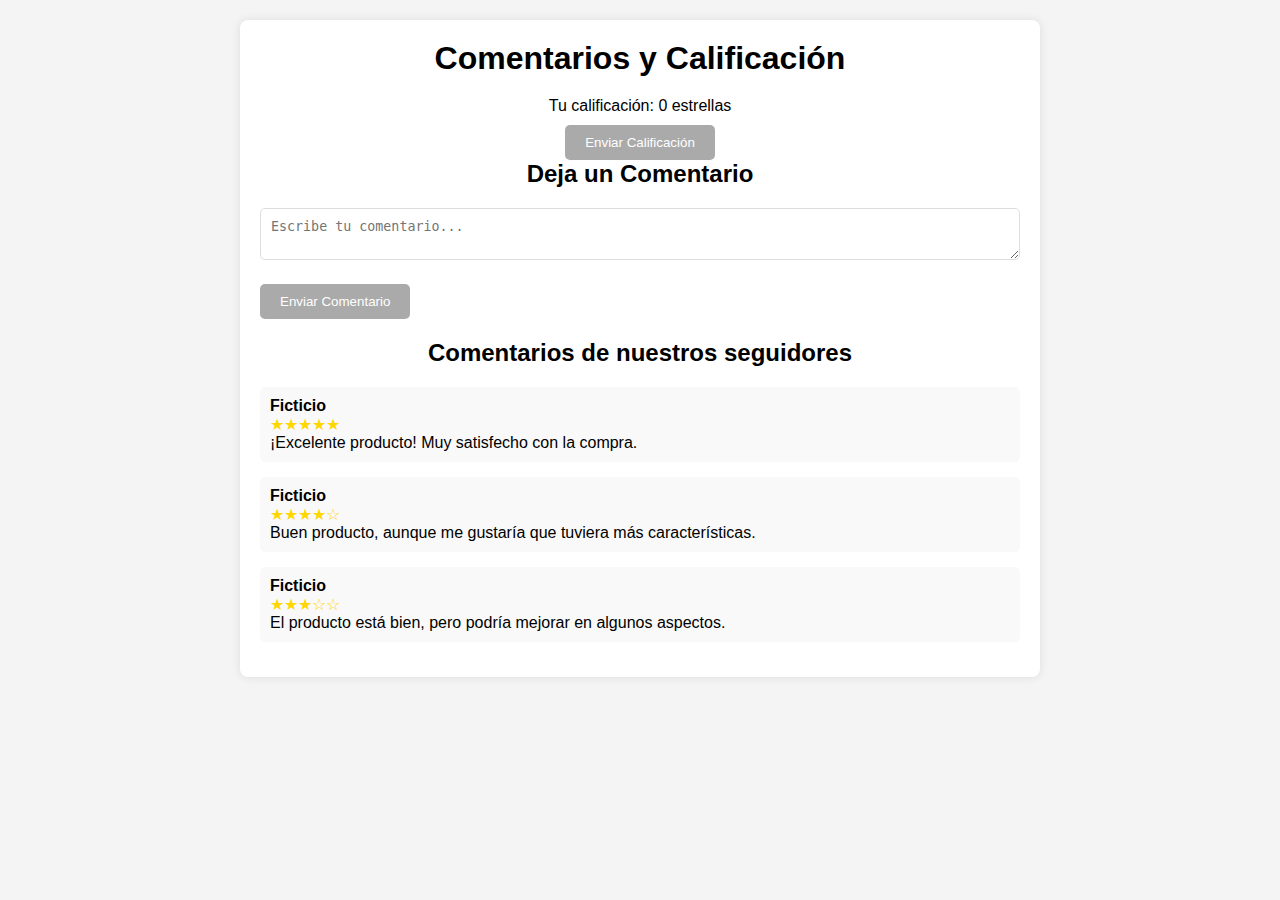
<file: Calificaciones/index.html>
<!DOCTYPE html>
<html lang="es">
<head>
    <meta charset="UTF-8">
    <meta name="viewport" content="width=device-width, initial-scale=1.0">
    <title>Comentarios y Calificación</title>
    <link rel="stylesheet" href="style.css">
</head>
<body>
    <div class="container">
        <h1>Comentarios y Calificación</h1>

        <!-- Contenedor de las estrellas -->
        <div class="rating-container">
            <div class="stars">
                <i class="fa fa-star" data-value="1"></i>
                <i class="fa fa-star" data-value="2"></i>
                <i class="fa fa-star" data-value="3"></i>
                <i class="fa fa-star" data-value="4"></i>
                <i class="fa fa-star" data-value="5"></i>
            </div>
            <div id="rating-result">Tu calificación: 0 estrellas</div>
            <button id="submit-rating" disabled>Enviar Calificación</button>
        </div>

        <!-- Sección para agregar un comentario -->
        <h2>Deja un Comentario</h2>
        <div class="comments-section">
            <textarea id="comment" placeholder="Escribe tu comentario..."></textarea>
            <button id="submit-comment" disabled>Enviar Comentario</button>
        </div>

        <!-- Comentarios Guardados -->
        <h2>Comentarios de nuestros seguidores</h2>
        <div id="saved-reviews"></div>

        <!-- Comentarios Ficticios -->
        <h2></h2>
        <div id="fictitious-reviews"></div>
    </div>

    <script src="script.js"></script>
</body>
</html>
</file>
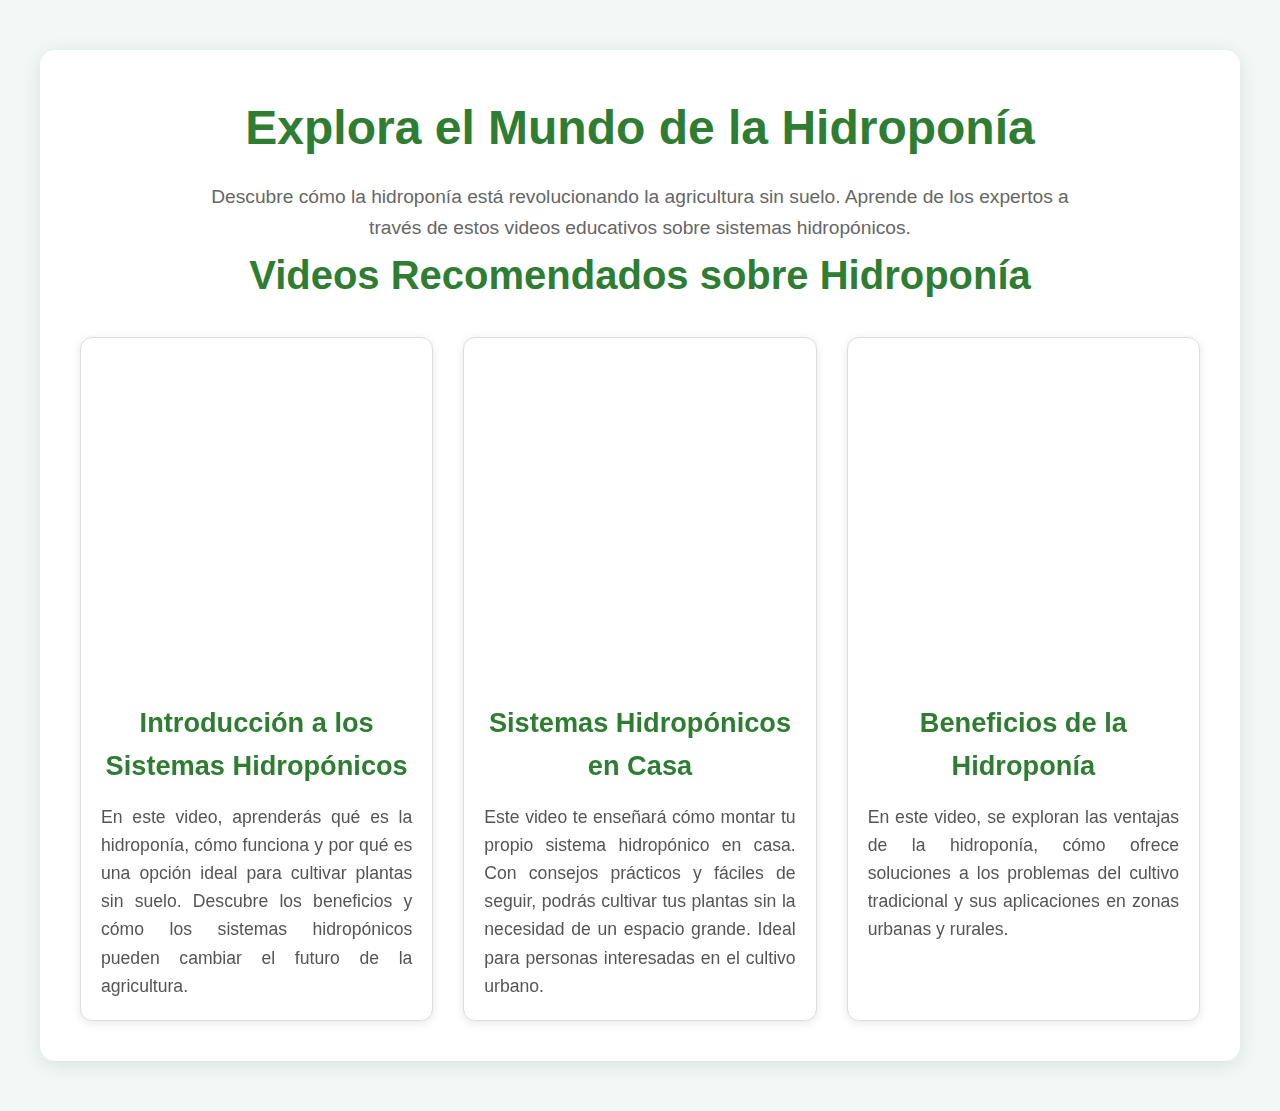
<file: WebVid/index.html>
<!DOCTYPE html>
<html lang="es">
<head>
    <meta charset="UTF-8">
    <meta name="viewport" content="width=device-width, initial-scale=1.0">
    <title>Videos sobre Hidroponía</title>
    <link rel="stylesheet" href="style.css">
</head>
<body>
    <div class="container">
        <!-- Encabezado de la página -->
        <header>
            <h1>Explora el Mundo de la Hidroponía</h1>
            <p>Descubre cómo la hidroponía está revolucionando la agricultura sin suelo. Aprende de los expertos a través de estos videos educativos sobre sistemas hidropónicos.</p>
        </header>

        <!-- Sección de Videos sobre Hidroponía -->
        <section class="video-list">
            <h2>Videos Recomendados sobre Hidroponía</h2>
            <div id="videos-container" class="videos-container">
                <!-- Video 1 -->
                <div class="video-card">
                    <iframe src="https://www.youtube.com/embed/OlN3jsYQpYY" frameborder="0" allow="accelerometer; autoplay; encrypted-media; gyroscope; picture-in-picture" allowfullscreen></iframe>
                    <h3>Introducción a los Sistemas Hidropónicos</h3>
                    <p>En este video, aprenderás qué es la hidroponía, cómo funciona y por qué es una opción ideal para cultivar plantas sin suelo. Descubre los beneficios y cómo los sistemas hidropónicos pueden cambiar el futuro de la agricultura.</p>
                </div>

                <!-- Video 2 -->
                <div class="video-card">
                    <iframe src="https://www.youtube.com/embed/JjcdMw4l06k" frameborder="0" allow="accelerometer; autoplay; encrypted-media; gyroscope; picture-in-picture" allowfullscreen></iframe>
                    <h3>Sistemas Hidropónicos en Casa</h3>
                    <p>Este video te enseñará cómo montar tu propio sistema hidropónico en casa. Con consejos prácticos y fáciles de seguir, podrás cultivar tus plantas sin la necesidad de un espacio grande. Ideal para personas interesadas en el cultivo urbano.</p>
                </div>

                <!-- Video 3 -->
                <div class="video-card">
                    <iframe src="https://www.youtube.com/embed/DRbw0nxd_ho" frameborder="0" allow="accelerometer; autoplay; encrypted-media; gyroscope; picture-in-picture" allowfullscreen></iframe>
                    <h3>Beneficios de la Hidroponía</h3>
                    <p>En este video, se exploran las ventajas de la hidroponía, cómo ofrece soluciones a los problemas del cultivo tradicional y sus aplicaciones en zonas urbanas y rurales.</p>
                </div>
            </div>
        </section>
    </div>

    <script src="script.js"></script>
</body>
</html>
</file>
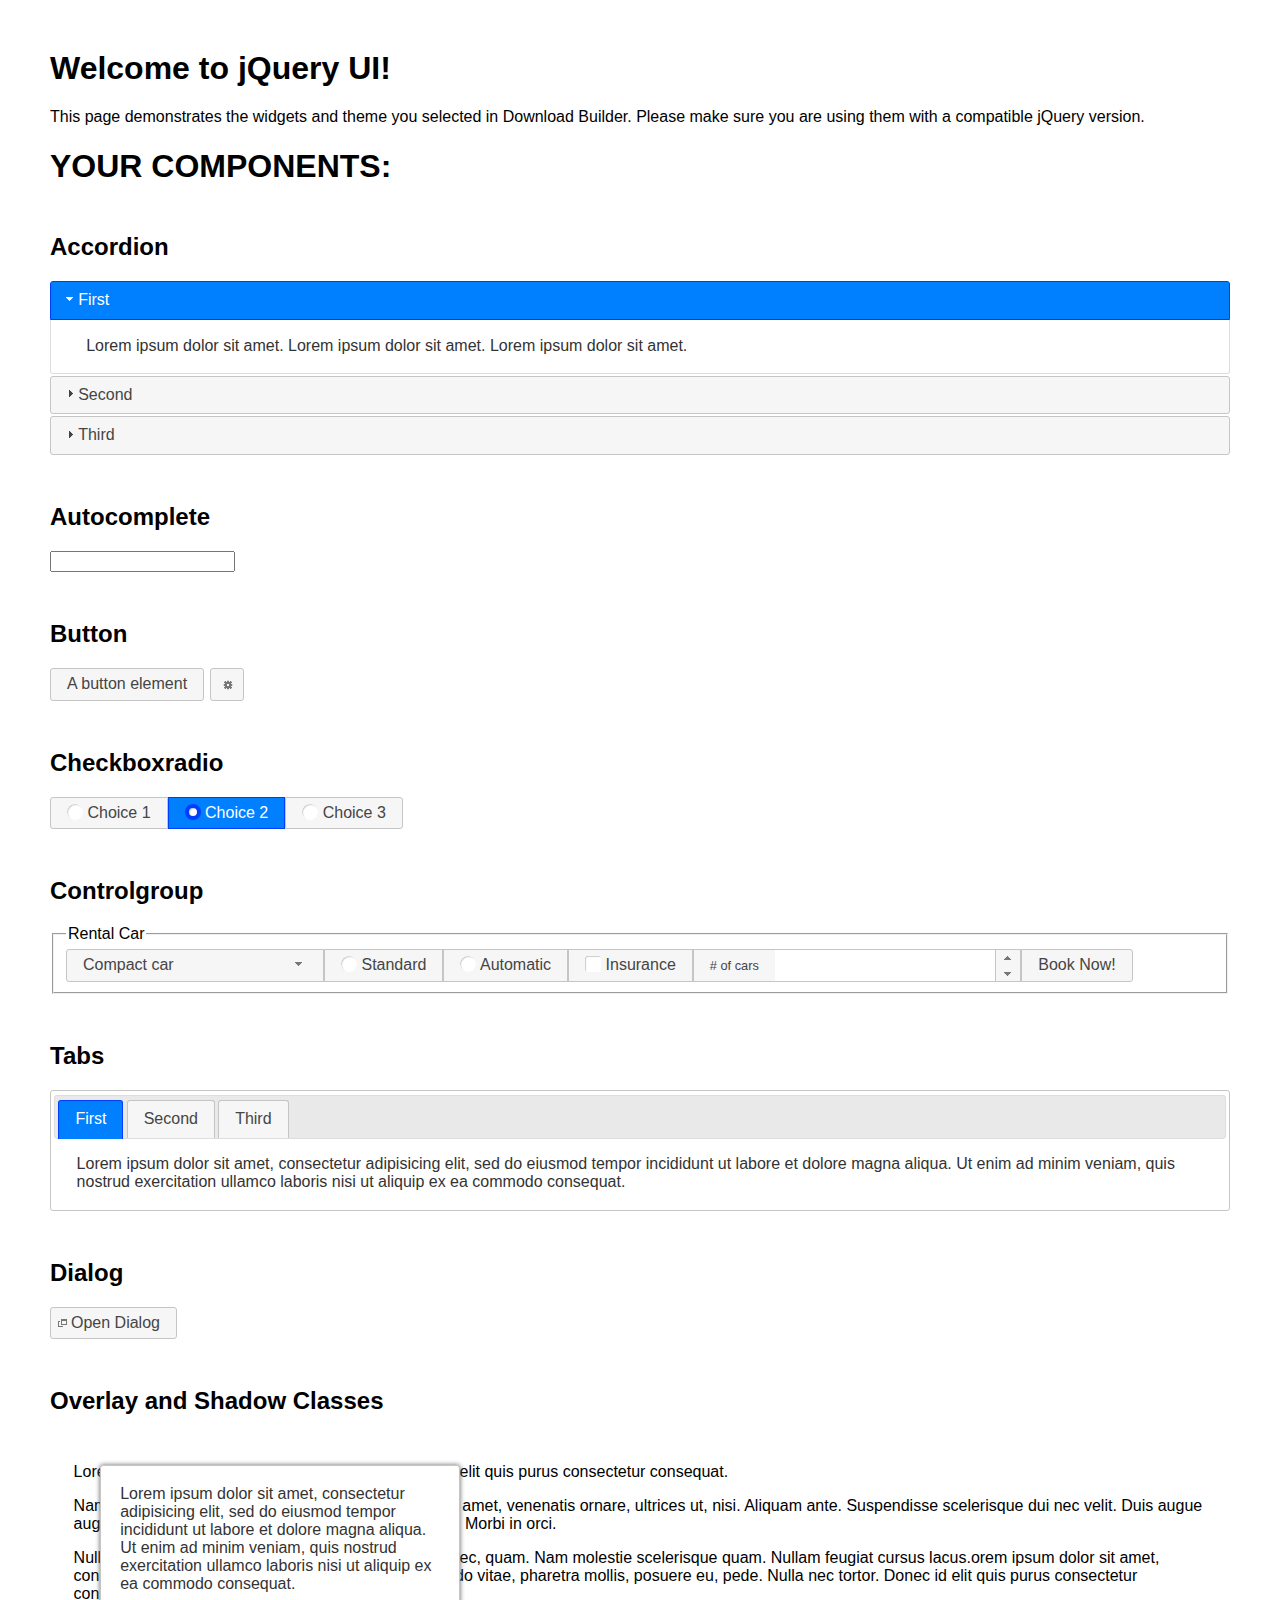
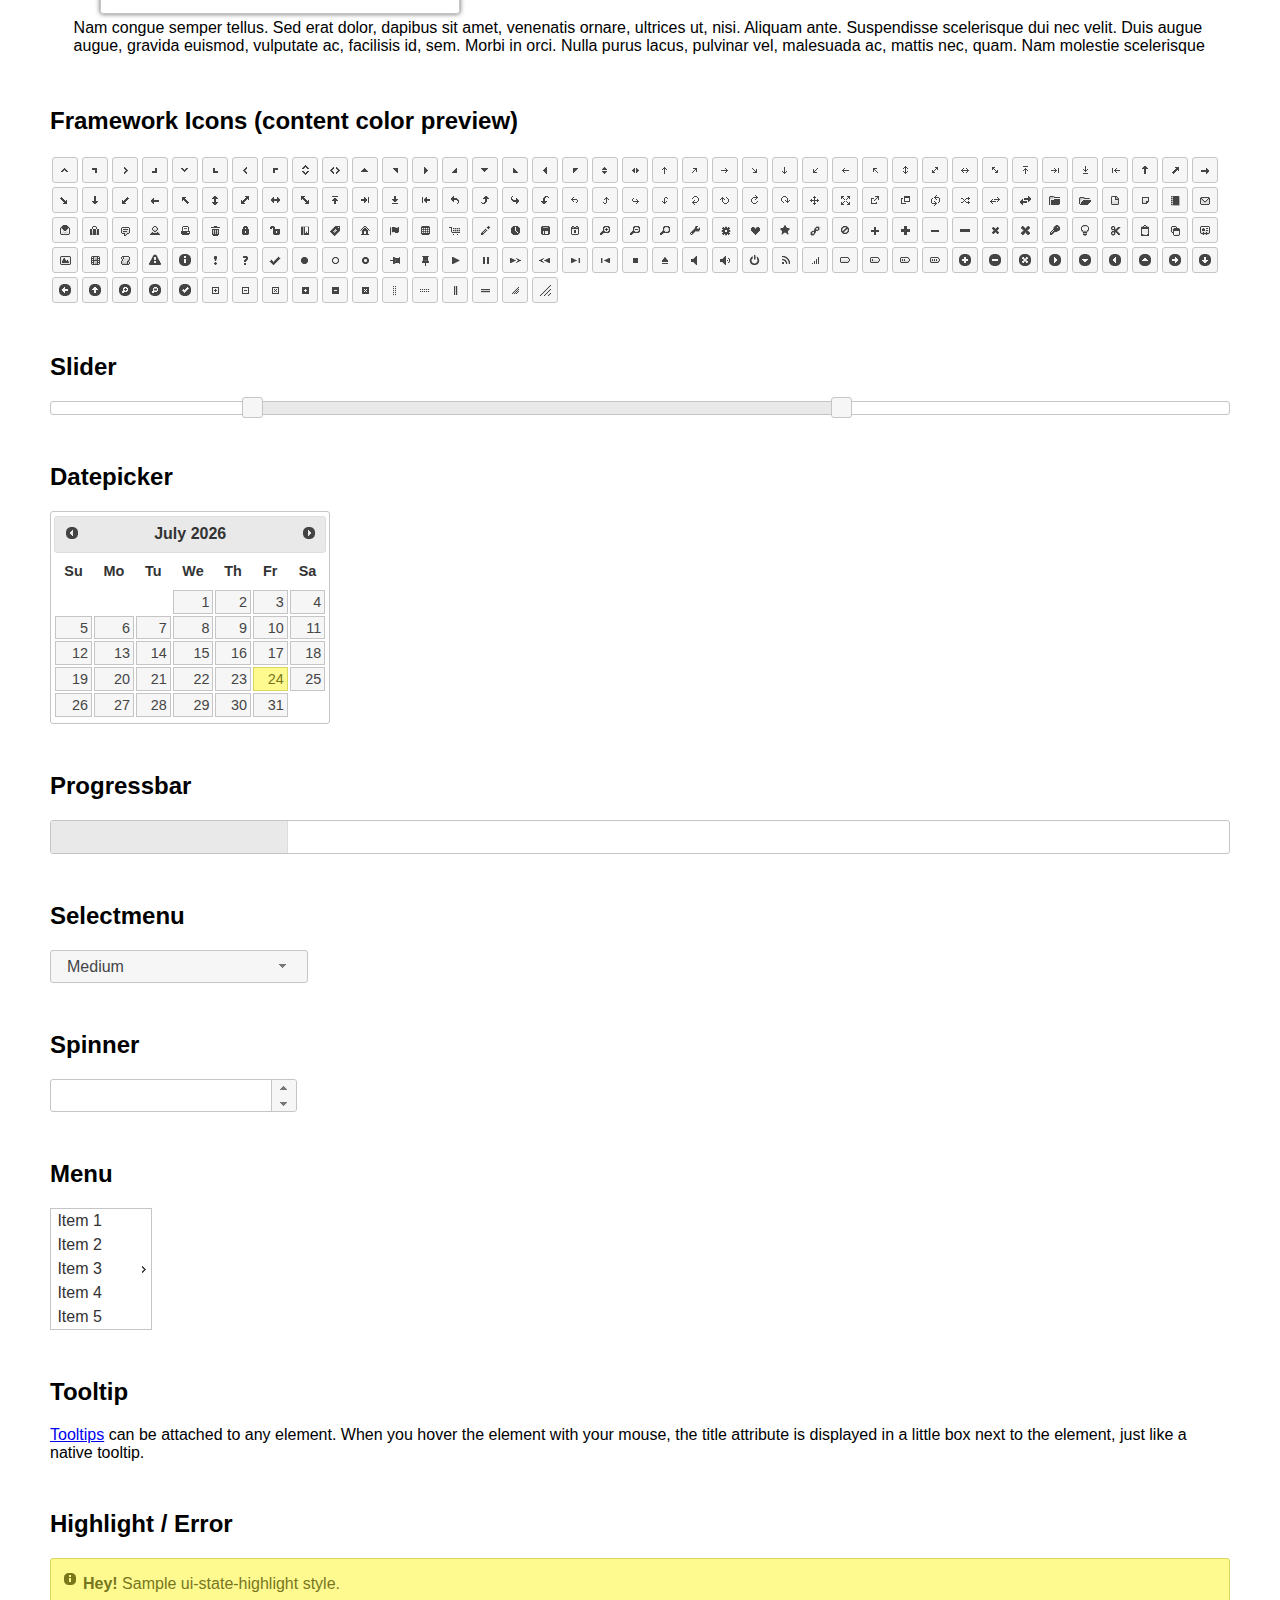
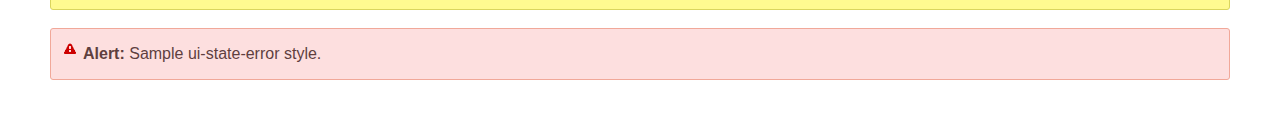
<file: Assets/tienda/vendor/jqueryui/index.html>
<!doctype html>
<html lang="us">
<head>
	<meta charset="utf-8">
	<title>jQuery UI Example Page</title>
	<link href="jquery-ui.css" rel="stylesheet">
	<style>
	body{
		font-family: "Trebuchet MS", sans-serif;
		margin: 50px;
	}
	.demoHeaders {
		margin-top: 2em;
	}
	#dialog-link {
		padding: .4em 1em .4em 20px;
		text-decoration: none;
		position: relative;
	}
	#dialog-link span.ui-icon {
		margin: 0 5px 0 0;
		position: absolute;
		left: .2em;
		top: 50%;
		margin-top: -8px;
	}
	#icons {
		margin: 0;
		padding: 0;
	}
	#icons li {
		margin: 2px;
		position: relative;
		padding: 4px 0;
		cursor: pointer;
		float: left;
		list-style: none;
	}
	#icons span.ui-icon {
		float: left;
		margin: 0 4px;
	}
	.fakewindowcontain .ui-widget-overlay {
		position: absolute;
	}
	select {
		width: 200px;
	}
	</style>
</head>
<body>

<h1>Welcome to jQuery UI!</h1>

<div class="ui-widget">
	<p>This page demonstrates the widgets and theme you selected in Download Builder. Please make sure you are using them with a compatible jQuery version.</p>
</div>

<h1>YOUR COMPONENTS:</h1>


<!-- Accordion -->
<h2 class="demoHeaders">Accordion</h2>
<div id="accordion">
	<h3>First</h3>
	<div>Lorem ipsum dolor sit amet. Lorem ipsum dolor sit amet. Lorem ipsum dolor sit amet.</div>
	<h3>Second</h3>
	<div>Phasellus mattis tincidunt nibh.</div>
	<h3>Third</h3>
	<div>Nam dui erat, auctor a, dignissim quis.</div>
</div>



<!-- Autocomplete -->
<h2 class="demoHeaders">Autocomplete</h2>
<div>
	<input id="autocomplete" title="type &quot;a&quot;">
</div>



<!-- Button -->
<h2 class="demoHeaders">Button</h2>
<button id="button">A button element</button>
<button id="button-icon">An icon-only button</button>



<!-- Checkboxradio -->
<h2 class="demoHeaders">Checkboxradio</h2>
<form style="margin-top: 1em;">
	<div id="radioset">
		<input type="radio" id="radio1" name="radio"><label for="radio1">Choice 1</label>
		<input type="radio" id="radio2" name="radio" checked="checked"><label for="radio2">Choice 2</label>
		<input type="radio" id="radio3" name="radio"><label for="radio3">Choice 3</label>
	</div>
</form>



<!-- Controlgroup -->
<h2 class="demoHeaders">Controlgroup</h2>
<fieldset>
	<legend>Rental Car</legend>
	<div id="controlgroup">
		<select id="car-type">
			<option>Compact car</option>
			<option>Midsize car</option>
			<option>Full size car</option>
			<option>SUV</option>
			<option>Luxury</option>
			<option>Truck</option>
			<option>Van</option>
		</select>
		<label for="transmission-standard">Standard</label>
		<input type="radio" name="transmission" id="transmission-standard">
		<label for="transmission-automatic">Automatic</label>
		<input type="radio" name="transmission" id="transmission-automatic">
		<label for="insurance">Insurance</label>
		<input type="checkbox" name="insurance" id="insurance">
		<label for="horizontal-spinner" class="ui-controlgroup-label"># of cars</label>
		<input id="horizontal-spinner" class="ui-spinner-input">
		<button>Book Now!</button>
	</div>
</fieldset>



<!-- Tabs -->
<h2 class="demoHeaders">Tabs</h2>
<div id="tabs">
	<ul>
		<li><a href="#tabs-1">First</a></li>
		<li><a href="#tabs-2">Second</a></li>
		<li><a href="#tabs-3">Third</a></li>
	</ul>
	<div id="tabs-1">Lorem ipsum dolor sit amet, consectetur adipisicing elit, sed do eiusmod tempor incididunt ut labore et dolore magna aliqua. Ut enim ad minim veniam, quis nostrud exercitation ullamco laboris nisi ut aliquip ex ea commodo consequat.</div>
	<div id="tabs-2">Phasellus mattis tincidunt nibh. Cras orci urna, blandit id, pretium vel, aliquet ornare, felis. Maecenas scelerisque sem non nisl. Fusce sed lorem in enim dictum bibendum.</div>
	<div id="tabs-3">Nam dui erat, auctor a, dignissim quis, sollicitudin eu, felis. Pellentesque nisi urna, interdum eget, sagittis et, consequat vestibulum, lacus. Mauris porttitor ullamcorper augue.</div>
</div>



<h2 class="demoHeaders">Dialog</h2>
<p>
	<button id="dialog-link" class="ui-button ui-corner-all ui-widget">
		<span class="ui-icon ui-icon-newwin"></span>Open Dialog
	</button>
</p>

<h2 class="demoHeaders">Overlay and Shadow Classes</h2>
<div style="position: relative; width: 96%; height: 200px; padding:1% 2%; overflow:hidden;" class="fakewindowcontain">
	<p>Lorem ipsum dolor sit amet,  Nulla nec tortor. Donec id elit quis purus consectetur consequat. </p><p>Nam congue semper tellus. Sed erat dolor, dapibus sit amet, venenatis ornare, ultrices ut, nisi. Aliquam ante. Suspendisse scelerisque dui nec velit. Duis augue augue, gravida euismod, vulputate ac, facilisis id, sem. Morbi in orci. </p><p>Nulla purus lacus, pulvinar vel, malesuada ac, mattis nec, quam. Nam molestie scelerisque quam. Nullam feugiat cursus lacus.orem ipsum dolor sit amet, consectetur adipiscing elit. Donec libero risus, commodo vitae, pharetra mollis, posuere eu, pede. Nulla nec tortor. Donec id elit quis purus consectetur consequat. </p><p>Nam congue semper tellus. Sed erat dolor, dapibus sit amet, venenatis ornare, ultrices ut, nisi. Aliquam ante. Suspendisse scelerisque dui nec velit. Duis augue augue, gravida euismod, vulputate ac, facilisis id, sem. Morbi in orci. Nulla purus lacus, pulvinar vel, malesuada ac, mattis nec, quam. Nam molestie scelerisque quam. </p><p>Nullam feugiat cursus lacus.orem ipsum dolor sit amet, consectetur adipiscing elit. Donec libero risus, commodo vitae, pharetra mollis, posuere eu, pede. Nulla nec tortor. Donec id elit quis purus consectetur consequat. Nam congue semper tellus. Sed erat dolor, dapibus sit amet, venenatis ornare, ultrices ut, nisi. Aliquam ante. </p><p>Suspendisse scelerisque dui nec velit. Duis augue augue, gravida euismod, vulputate ac, facilisis id, sem. Morbi in orci. Nulla purus lacus, pulvinar vel, malesuada ac, mattis nec, quam. Nam molestie scelerisque quam. Nullam feugiat cursus lacus.orem ipsum dolor sit amet, consectetur adipiscing elit. Donec libero risus, commodo vitae, pharetra mollis, posuere eu, pede. Nulla nec tortor. Donec id elit quis purus consectetur consequat. Nam congue semper tellus. Sed erat dolor, dapibus sit amet, venenatis ornare, ultrices ut, nisi. </p>

	<!-- ui-dialog -->
	<div class="ui-widget-overlay ui-front"></div>
	<div style="position: absolute; width: 320px; left: 50px; top: 30px; padding: 1.2em" class="ui-widget ui-front ui-widget-content ui-corner-all ui-widget-shadow">
		Lorem ipsum dolor sit amet, consectetur adipisicing elit, sed do eiusmod tempor incididunt ut labore et dolore magna aliqua. Ut enim ad minim veniam, quis nostrud exercitation ullamco laboris nisi ut aliquip ex ea commodo consequat.
	</div>

</div>

<!-- ui-dialog -->
<div id="dialog" title="Dialog Title">
	<p>Lorem ipsum dolor sit amet, consectetur adipisicing elit, sed do eiusmod tempor incididunt ut labore et dolore magna aliqua. Ut enim ad minim veniam, quis nostrud exercitation ullamco laboris nisi ut aliquip ex ea commodo consequat.</p>
</div>



<h2 class="demoHeaders">Framework Icons (content color preview)</h2>
<ul id="icons" class="ui-widget ui-helper-clearfix">
	<li class="ui-state-default ui-corner-all" title=".ui-icon-caret-1-n"><span class="ui-icon ui-icon-caret-1-n"></span></li>
	<li class="ui-state-default ui-corner-all" title=".ui-icon-caret-1-ne"><span class="ui-icon ui-icon-caret-1-ne"></span></li>
	<li class="ui-state-default ui-corner-all" title=".ui-icon-caret-1-e"><span class="ui-icon ui-icon-caret-1-e"></span></li>
	<li class="ui-state-default ui-corner-all" title=".ui-icon-caret-1-se"><span class="ui-icon ui-icon-caret-1-se"></span></li>
	<li class="ui-state-default ui-corner-all" title=".ui-icon-caret-1-s"><span class="ui-icon ui-icon-caret-1-s"></span></li>
	<li class="ui-state-default ui-corner-all" title=".ui-icon-caret-1-sw"><span class="ui-icon ui-icon-caret-1-sw"></span></li>
	<li class="ui-state-default ui-corner-all" title=".ui-icon-caret-1-w"><span class="ui-icon ui-icon-caret-1-w"></span></li>
	<li class="ui-state-default ui-corner-all" title=".ui-icon-caret-1-nw"><span class="ui-icon ui-icon-caret-1-nw"></span></li>
	<li class="ui-state-default ui-corner-all" title=".ui-icon-caret-2-n-s"><span class="ui-icon ui-icon-caret-2-n-s"></span></li>
	<li class="ui-state-default ui-corner-all" title=".ui-icon-caret-2-e-w"><span class="ui-icon ui-icon-caret-2-e-w"></span></li>
	<li class="ui-state-default ui-corner-all" title=".ui-icon-triangle-1-n"><span class="ui-icon ui-icon-triangle-1-n"></span></li>
	<li class="ui-state-default ui-corner-all" title=".ui-icon-triangle-1-ne"><span class="ui-icon ui-icon-triangle-1-ne"></span></li>
	<li class="ui-state-default ui-corner-all" title=".ui-icon-triangle-1-e"><span class="ui-icon ui-icon-triangle-1-e"></span></li>
	<li class="ui-state-default ui-corner-all" title=".ui-icon-triangle-1-se"><span class="ui-icon ui-icon-triangle-1-se"></span></li>
	<li class="ui-state-default ui-corner-all" title=".ui-icon-triangle-1-s"><span class="ui-icon ui-icon-triangle-1-s"></span></li>
	<li class="ui-state-default ui-corner-all" title=".ui-icon-triangle-1-sw"><span class="ui-icon ui-icon-triangle-1-sw"></span></li>
	<li class="ui-state-default ui-corner-all" title=".ui-icon-triangle-1-w"><span class="ui-icon ui-icon-triangle-1-w"></span></li>
	<li class="ui-state-default ui-corner-all" title=".ui-icon-triangle-1-nw"><span class="ui-icon ui-icon-triangle-1-nw"></span></li>
	<li class="ui-state-default ui-corner-all" title=".ui-icon-triangle-2-n-s"><span class="ui-icon ui-icon-triangle-2-n-s"></span></li>
	<li class="ui-state-default ui-corner-all" title=".ui-icon-triangle-2-e-w"><span class="ui-icon ui-icon-triangle-2-e-w"></span></li>
	<li class="ui-state-default ui-corner-all" title=".ui-icon-arrow-1-n"><span class="ui-icon ui-icon-arrow-1-n"></span></li>
	<li class="ui-state-default ui-corner-all" title=".ui-icon-arrow-1-ne"><span class="ui-icon ui-icon-arrow-1-ne"></span></li>
	<li class="ui-state-default ui-corner-all" title=".ui-icon-arrow-1-e"><span class="ui-icon ui-icon-arrow-1-e"></span></li>
	<li class="ui-state-default ui-corner-all" title=".ui-icon-arrow-1-se"><span class="ui-icon ui-icon-arrow-1-se"></span></li>
	<li class="ui-state-default ui-corner-all" title=".ui-icon-arrow-1-s"><span class="ui-icon ui-icon-arrow-1-s"></span></li>
	<li class="ui-state-default ui-corner-all" title=".ui-icon-arrow-1-sw"><span class="ui-icon ui-icon-arrow-1-sw"></span></li>
	<li class="ui-state-default ui-corner-all" title=".ui-icon-arrow-1-w"><span class="ui-icon ui-icon-arrow-1-w"></span></li>
	<li class="ui-state-default ui-corner-all" title=".ui-icon-arrow-1-nw"><span class="ui-icon ui-icon-arrow-1-nw"></span></li>
	<li class="ui-state-default ui-corner-all" title=".ui-icon-arrow-2-n-s"><span class="ui-icon ui-icon-arrow-2-n-s"></span></li>
	<li class="ui-state-default ui-corner-all" title=".ui-icon-arrow-2-ne-sw"><span class="ui-icon ui-icon-arrow-2-ne-sw"></span></li>
	<li class="ui-state-default ui-corner-all" title=".ui-icon-arrow-2-e-w"><span class="ui-icon ui-icon-arrow-2-e-w"></span></li>
	<li class="ui-state-default ui-corner-all" title=".ui-icon-arrow-2-se-nw"><span class="ui-icon ui-icon-arrow-2-se-nw"></span></li>
	<li class="ui-state-default ui-corner-all" title=".ui-icon-arrowstop-1-n"><span class="ui-icon ui-icon-arrowstop-1-n"></span></li>
	<li class="ui-state-default ui-corner-all" title=".ui-icon-arrowstop-1-e"><span class="ui-icon ui-icon-arrowstop-1-e"></span></li>
	<li class="ui-state-default ui-corner-all" title=".ui-icon-arrowstop-1-s"><span class="ui-icon ui-icon-arrowstop-1-s"></span></li>
	<li class="ui-state-default ui-corner-all" title=".ui-icon-arrowstop-1-w"><span class="ui-icon ui-icon-arrowstop-1-w"></span></li>
	<li class="ui-state-default ui-corner-all" title=".ui-icon-arrowthick-1-n"><span class="ui-icon ui-icon-arrowthick-1-n"></span></li>
	<li class="ui-state-default ui-corner-all" title=".ui-icon-arrowthick-1-ne"><span class="ui-icon ui-icon-arrowthick-1-ne"></span></li>
	<li class="ui-state-default ui-corner-all" title=".ui-icon-arrowthick-1-e"><span class="ui-icon ui-icon-arrowthick-1-e"></span></li>
	<li class="ui-state-default ui-corner-all" title=".ui-icon-arrowthick-1-se"><span class="ui-icon ui-icon-arrowthick-1-se"></span></li>
	<li class="ui-state-default ui-corner-all" title=".ui-icon-arrowthick-1-s"><span class="ui-icon ui-icon-arrowthick-1-s"></span></li>
	<li class="ui-state-default ui-corner-all" title=".ui-icon-arrowthick-1-sw"><span class="ui-icon ui-icon-arrowthick-1-sw"></span></li>
	<li class="ui-state-default ui-corner-all" title=".ui-icon-arrowthick-1-w"><span class="ui-icon ui-icon-arrowthick-1-w"></span></li>
	<li class="ui-state-default ui-corner-all" title=".ui-icon-arrowthick-1-nw"><span class="ui-icon ui-icon-arrowthick-1-nw"></span></li>
	<li class="ui-state-default ui-corner-all" title=".ui-icon-arrowthick-2-n-s"><span class="ui-icon ui-icon-arrowthick-2-n-s"></span></li>
	<li class="ui-state-default ui-corner-all" title=".ui-icon-arrowthick-2-ne-sw"><span class="ui-icon ui-icon-arrowthick-2-ne-sw"></span></li>
	<li class="ui-state-default ui-corner-all" title=".ui-icon-arrowthick-2-e-w"><span class="ui-icon ui-icon-arrowthick-2-e-w"></span></li>
	<li class="ui-state-default ui-corner-all" title=".ui-icon-arrowthick-2-se-nw"><span class="ui-icon ui-icon-arrowthick-2-se-nw"></span></li>
	<li class="ui-state-default ui-corner-all" title=".ui-icon-arrowthickstop-1-n"><span class="ui-icon ui-icon-arrowthickstop-1-n"></span></li>
	<li class="ui-state-default ui-corner-all" title=".ui-icon-arrowthickstop-1-e"><span class="ui-icon ui-icon-arrowthickstop-1-e"></span></li>
	<li class="ui-state-default ui-corner-all" title=".ui-icon-arrowthickstop-1-s"><span class="ui-icon ui-icon-arrowthickstop-1-s"></span></li>
	<li class="ui-state-default ui-corner-all" title=".ui-icon-arrowthickstop-1-w"><span class="ui-icon ui-icon-arrowthickstop-1-w"></span></li>
	<li class="ui-state-default ui-corner-all" title=".ui-icon-arrowreturnthick-1-w"><span class="ui-icon ui-icon-arrowreturnthick-1-w"></span></li>
	<li class="ui-state-default ui-corner-all" title=".ui-icon-arrowreturnthick-1-n"><span class="ui-icon ui-icon-arrowreturnthick-1-n"></span></li>
	<li class="ui-state-default ui-corner-all" title=".ui-icon-arrowreturnthick-1-e"><span class="ui-icon ui-icon-arrowreturnthick-1-e"></span></li>
	<li class="ui-state-default ui-corner-all" title=".ui-icon-arrowreturnthick-1-s"><span class="ui-icon ui-icon-arrowreturnthick-1-s"></span></li>
	<li class="ui-state-default ui-corner-all" title=".ui-icon-arrowreturn-1-w"><span class="ui-icon ui-icon-arrowreturn-1-w"></span></li>
	<li class="ui-state-default ui-corner-all" title=".ui-icon-arrowreturn-1-n"><span class="ui-icon ui-icon-arrowreturn-1-n"></span></li>
	<li class="ui-state-default ui-corner-all" title=".ui-icon-arrowreturn-1-e"><span class="ui-icon ui-icon-arrowreturn-1-e"></span></li>
	<li class="ui-state-default ui-corner-all" title=".ui-icon-arrowreturn-1-s"><span class="ui-icon ui-icon-arrowreturn-1-s"></span></li>
	<li class="ui-state-default ui-corner-all" title=".ui-icon-arrowrefresh-1-w"><span class="ui-icon ui-icon-arrowrefresh-1-w"></span></li>
	<li class="ui-state-default ui-corner-all" title=".ui-icon-arrowrefresh-1-n"><span class="ui-icon ui-icon-arrowrefresh-1-n"></span></li>
	<li class="ui-state-default ui-corner-all" title=".ui-icon-arrowrefresh-1-e"><span class="ui-icon ui-icon-arrowrefresh-1-e"></span></li>
	<li class="ui-state-default ui-corner-all" title=".ui-icon-arrowrefresh-1-s"><span class="ui-icon ui-icon-arrowrefresh-1-s"></span></li>
	<li class="ui-state-default ui-corner-all" title=".ui-icon-arrow-4"><span class="ui-icon ui-icon-arrow-4"></span></li>
	<li class="ui-state-default ui-corner-all" title=".ui-icon-arrow-4-diag"><span class="ui-icon ui-icon-arrow-4-diag"></span></li>
	<li class="ui-state-default ui-corner-all" title=".ui-icon-extlink"><span class="ui-icon ui-icon-extlink"></span></li>
	<li class="ui-state-default ui-corner-all" title=".ui-icon-newwin"><span class="ui-icon ui-icon-newwin"></span></li>
	<li class="ui-state-default ui-corner-all" title=".ui-icon-refresh"><span class="ui-icon ui-icon-refresh"></span></li>
	<li class="ui-state-default ui-corner-all" title=".ui-icon-shuffle"><span class="ui-icon ui-icon-shuffle"></span></li>
	<li class="ui-state-default ui-corner-all" title=".ui-icon-transfer-e-w"><span class="ui-icon ui-icon-transfer-e-w"></span></li>
	<li class="ui-state-default ui-corner-all" title=".ui-icon-transferthick-e-w"><span class="ui-icon ui-icon-transferthick-e-w"></span></li>
	<li class="ui-state-default ui-corner-all" title=".ui-icon-folder-collapsed"><span class="ui-icon ui-icon-folder-collapsed"></span></li>
	<li class="ui-state-default ui-corner-all" title=".ui-icon-folder-open"><span class="ui-icon ui-icon-folder-open"></span></li>
	<li class="ui-state-default ui-corner-all" title=".ui-icon-document"><span class="ui-icon ui-icon-document"></span></li>
	<li class="ui-state-default ui-corner-all" title=".ui-icon-document-b"><span class="ui-icon ui-icon-document-b"></span></li>
	<li class="ui-state-default ui-corner-all" title=".ui-icon-note"><span class="ui-icon ui-icon-note"></span></li>
	<li class="ui-state-default ui-corner-all" title=".ui-icon-mail-closed"><span class="ui-icon ui-icon-mail-closed"></span></li>
	<li class="ui-state-default ui-corner-all" title=".ui-icon-mail-open"><span class="ui-icon ui-icon-mail-open"></span></li>
	<li class="ui-state-default ui-corner-all" title=".ui-icon-suitcase"><span class="ui-icon ui-icon-suitcase"></span></li>
	<li class="ui-state-default ui-corner-all" title=".ui-icon-comment"><span class="ui-icon ui-icon-comment"></span></li>
	<li class="ui-state-default ui-corner-all" title=".ui-icon-person"><span class="ui-icon ui-icon-person"></span></li>
	<li class="ui-state-default ui-corner-all" title=".ui-icon-print"><span class="ui-icon ui-icon-print"></span></li>
	<li class="ui-state-default ui-corner-all" title=".ui-icon-trash"><span class="ui-icon ui-icon-trash"></span></li>
	<li class="ui-state-default ui-corner-all" title=".ui-icon-locked"><span class="ui-icon ui-icon-locked"></span></li>
	<li class="ui-state-default ui-corner-all" title=".ui-icon-unlocked"><span class="ui-icon ui-icon-unlocked"></span></li>
	<li class="ui-state-default ui-corner-all" title=".ui-icon-bookmark"><span class="ui-icon ui-icon-bookmark"></span></li>
	<li class="ui-state-default ui-corner-all" title=".ui-icon-tag"><span class="ui-icon ui-icon-tag"></span></li>
	<li class="ui-state-default ui-corner-all" title=".ui-icon-home"><span class="ui-icon ui-icon-home"></span></li>
	<li class="ui-state-default ui-corner-all" title=".ui-icon-flag"><span class="ui-icon ui-icon-flag"></span></li>
	<li class="ui-state-default ui-corner-all" title=".ui-icon-calculator"><span class="ui-icon ui-icon-calculator"></span></li>
	<li class="ui-state-default ui-corner-all" title=".ui-icon-cart"><span class="ui-icon ui-icon-cart"></span></li>
	<li class="ui-state-default ui-corner-all" title=".ui-icon-pencil"><span class="ui-icon ui-icon-pencil"></span></li>
	<li class="ui-state-default ui-corner-all" title=".ui-icon-clock"><span class="ui-icon ui-icon-clock"></span></li>
	<li class="ui-state-default ui-corner-all" title=".ui-icon-disk"><span class="ui-icon ui-icon-disk"></span></li>
	<li class="ui-state-default ui-corner-all" title=".ui-icon-calendar"><span class="ui-icon ui-icon-calendar"></span></li>
	<li class="ui-state-default ui-corner-all" title=".ui-icon-zoomin"><span class="ui-icon ui-icon-zoomin"></span></li>
	<li class="ui-state-default ui-corner-all" title=".ui-icon-zoomout"><span class="ui-icon ui-icon-zoomout"></span></li>
	<li class="ui-state-default ui-corner-all" title=".ui-icon-search"><span class="ui-icon ui-icon-search"></span></li>
	<li class="ui-state-default ui-corner-all" title=".ui-icon-wrench"><span class="ui-icon ui-icon-wrench"></span></li>
	<li class="ui-state-default ui-corner-all" title=".ui-icon-gear"><span class="ui-icon ui-icon-gear"></span></li>
	<li class="ui-state-default ui-corner-all" title=".ui-icon-heart"><span class="ui-icon ui-icon-heart"></span></li>
	<li class="ui-state-default ui-corner-all" title=".ui-icon-star"><span class="ui-icon ui-icon-star"></span></li>
	<li class="ui-state-default ui-corner-all" title=".ui-icon-link"><span class="ui-icon ui-icon-link"></span></li>
	<li class="ui-state-default ui-corner-all" title=".ui-icon-cancel"><span class="ui-icon ui-icon-cancel"></span></li>
	<li class="ui-state-default ui-corner-all" title=".ui-icon-plus"><span class="ui-icon ui-icon-plus"></span></li>
	<li class="ui-state-default ui-corner-all" title=".ui-icon-plusthick"><span class="ui-icon ui-icon-plusthick"></span></li>
	<li class="ui-state-default ui-corner-all" title=".ui-icon-minus"><span class="ui-icon ui-icon-minus"></span></li>
	<li class="ui-state-default ui-corner-all" title=".ui-icon-minusthick"><span class="ui-icon ui-icon-minusthick"></span></li>
	<li class="ui-state-default ui-corner-all" title=".ui-icon-close"><span class="ui-icon ui-icon-close"></span></li>
	<li class="ui-state-default ui-corner-all" title=".ui-icon-closethick"><span class="ui-icon ui-icon-closethick"></span></li>
	<li class="ui-state-default ui-corner-all" title=".ui-icon-key"><span class="ui-icon ui-icon-key"></span></li>
	<li class="ui-state-default ui-corner-all" title=".ui-icon-lightbulb"><span class="ui-icon ui-icon-lightbulb"></span></li>
	<li class="ui-state-default ui-corner-all" title=".ui-icon-scissors"><span class="ui-icon ui-icon-scissors"></span></li>
	<li class="ui-state-default ui-corner-all" title=".ui-icon-clipboard"><span class="ui-icon ui-icon-clipboard"></span></li>
	<li class="ui-state-default ui-corner-all" title=".ui-icon-copy"><span class="ui-icon ui-icon-copy"></span></li>
	<li class="ui-state-default ui-corner-all" title=".ui-icon-contact"><span class="ui-icon ui-icon-contact"></span></li>
	<li class="ui-state-default ui-corner-all" title=".ui-icon-image"><span class="ui-icon ui-icon-image"></span></li>
	<li class="ui-state-default ui-corner-all" title=".ui-icon-video"><span class="ui-icon ui-icon-video"></span></li>
	<li class="ui-state-default ui-corner-all" title=".ui-icon-script"><span class="ui-icon ui-icon-script"></span></li>
	<li class="ui-state-default ui-corner-all" title=".ui-icon-alert"><span class="ui-icon ui-icon-alert"></span></li>
	<li class="ui-state-default ui-corner-all" title=".ui-icon-info"><span class="ui-icon ui-icon-info"></span></li>
	<li class="ui-state-default ui-corner-all" title=".ui-icon-notice"><span class="ui-icon ui-icon-notice"></span></li>
	<li class="ui-state-default ui-corner-all" title=".ui-icon-help"><span class="ui-icon ui-icon-help"></span></li>
	<li class="ui-state-default ui-corner-all" title=".ui-icon-check"><span class="ui-icon ui-icon-check"></span></li>
	<li class="ui-state-default ui-corner-all" title=".ui-icon-bullet"><span class="ui-icon ui-icon-bullet"></span></li>
	<li class="ui-state-default ui-corner-all" title=".ui-icon-radio-off"><span class="ui-icon ui-icon-radio-off"></span></li>
	<li class="ui-state-default ui-corner-all" title=".ui-icon-radio-on"><span class="ui-icon ui-icon-radio-on"></span></li>
	<li class="ui-state-default ui-corner-all" title=".ui-icon-pin-w"><span class="ui-icon ui-icon-pin-w"></span></li>
	<li class="ui-state-default ui-corner-all" title=".ui-icon-pin-s"><span class="ui-icon ui-icon-pin-s"></span></li>
	<li class="ui-state-default ui-corner-all" title=".ui-icon-play"><span class="ui-icon ui-icon-play"></span></li>
	<li class="ui-state-default ui-corner-all" title=".ui-icon-pause"><span class="ui-icon ui-icon-pause"></span></li>
	<li class="ui-state-default ui-corner-all" title=".ui-icon-seek-next"><span class="ui-icon ui-icon-seek-next"></span></li>
	<li class="ui-state-default ui-corner-all" title=".ui-icon-seek-prev"><span class="ui-icon ui-icon-seek-prev"></span></li>
	<li class="ui-state-default ui-corner-all" title=".ui-icon-seek-end"><span class="ui-icon ui-icon-seek-end"></span></li>
	<li class="ui-state-default ui-corner-all" title=".ui-icon-seek-first"><span class="ui-icon ui-icon-seek-first"></span></li>
	<li class="ui-state-default ui-corner-all" title=".ui-icon-stop"><span class="ui-icon ui-icon-stop"></span></li>
	<li class="ui-state-default ui-corner-all" title=".ui-icon-eject"><span class="ui-icon ui-icon-eject"></span></li>
	<li class="ui-state-default ui-corner-all" title=".ui-icon-volume-off"><span class="ui-icon ui-icon-volume-off"></span></li>
	<li class="ui-state-default ui-corner-all" title=".ui-icon-volume-on"><span class="ui-icon ui-icon-volume-on"></span></li>
	<li class="ui-state-default ui-corner-all" title=".ui-icon-power"><span class="ui-icon ui-icon-power"></span></li>
	<li class="ui-state-default ui-corner-all" title=".ui-icon-signal-diag"><span class="ui-icon ui-icon-signal-diag"></span></li>
	<li class="ui-state-default ui-corner-all" title=".ui-icon-signal"><span class="ui-icon ui-icon-signal"></span></li>
	<li class="ui-state-default ui-corner-all" title=".ui-icon-battery-0"><span class="ui-icon ui-icon-battery-0"></span></li>
	<li class="ui-state-default ui-corner-all" title=".ui-icon-battery-1"><span class="ui-icon ui-icon-battery-1"></span></li>
	<li class="ui-state-default ui-corner-all" title=".ui-icon-battery-2"><span class="ui-icon ui-icon-battery-2"></span></li>
	<li class="ui-state-default ui-corner-all" title=".ui-icon-battery-3"><span class="ui-icon ui-icon-battery-3"></span></li>
	<li class="ui-state-default ui-corner-all" title=".ui-icon-circle-plus"><span class="ui-icon ui-icon-circle-plus"></span></li>
	<li class="ui-state-default ui-corner-all" title=".ui-icon-circle-minus"><span class="ui-icon ui-icon-circle-minus"></span></li>
	<li class="ui-state-default ui-corner-all" title=".ui-icon-circle-close"><span class="ui-icon ui-icon-circle-close"></span></li>
	<li class="ui-state-default ui-corner-all" title=".ui-icon-circle-triangle-e"><span class="ui-icon ui-icon-circle-triangle-e"></span></li>
	<li class="ui-state-default ui-corner-all" title=".ui-icon-circle-triangle-s"><span class="ui-icon ui-icon-circle-triangle-s"></span></li>
	<li class="ui-state-default ui-corner-all" title=".ui-icon-circle-triangle-w"><span class="ui-icon ui-icon-circle-triangle-w"></span></li>
	<li class="ui-state-default ui-corner-all" title=".ui-icon-circle-triangle-n"><span class="ui-icon ui-icon-circle-triangle-n"></span></li>
	<li class="ui-state-default ui-corner-all" title=".ui-icon-circle-arrow-e"><span class="ui-icon ui-icon-circle-arrow-e"></span></li>
	<li class="ui-state-default ui-corner-all" title=".ui-icon-circle-arrow-s"><span class="ui-icon ui-icon-circle-arrow-s"></span></li>
	<li class="ui-state-default ui-corner-all" title=".ui-icon-circle-arrow-w"><span class="ui-icon ui-icon-circle-arrow-w"></span></li>
	<li class="ui-state-default ui-corner-all" title=".ui-icon-circle-arrow-n"><span class="ui-icon ui-icon-circle-arrow-n"></span></li>
	<li class="ui-state-default ui-corner-all" title=".ui-icon-circle-zoomin"><span class="ui-icon ui-icon-circle-zoomin"></span></li>
	<li class="ui-state-default ui-corner-all" title=".ui-icon-circle-zoomout"><span class="ui-icon ui-icon-circle-zoomout"></span></li>
	<li class="ui-state-default ui-corner-all" title=".ui-icon-circle-check"><span class="ui-icon ui-icon-circle-check"></span></li>
	<li class="ui-state-default ui-corner-all" title=".ui-icon-circlesmall-plus"><span class="ui-icon ui-icon-circlesmall-plus"></span></li>
	<li class="ui-state-default ui-corner-all" title=".ui-icon-circlesmall-minus"><span class="ui-icon ui-icon-circlesmall-minus"></span></li>
	<li class="ui-state-default ui-corner-all" title=".ui-icon-circlesmall-close"><span class="ui-icon ui-icon-circlesmall-close"></span></li>
	<li class="ui-state-default ui-corner-all" title=".ui-icon-squaresmall-plus"><span class="ui-icon ui-icon-squaresmall-plus"></span></li>
	<li class="ui-state-default ui-corner-all" title=".ui-icon-squaresmall-minus"><span class="ui-icon ui-icon-squaresmall-minus"></span></li>
	<li class="ui-state-default ui-corner-all" title=".ui-icon-squaresmall-close"><span class="ui-icon ui-icon-squaresmall-close"></span></li>
	<li class="ui-state-default ui-corner-all" title=".ui-icon-grip-dotted-vertical"><span class="ui-icon ui-icon-grip-dotted-vertical"></span></li>
	<li class="ui-state-default ui-corner-all" title=".ui-icon-grip-dotted-horizontal"><span class="ui-icon ui-icon-grip-dotted-horizontal"></span></li>
	<li class="ui-state-default ui-corner-all" title=".ui-icon-grip-solid-vertical"><span class="ui-icon ui-icon-grip-solid-vertical"></span></li>
	<li class="ui-state-default ui-corner-all" title=".ui-icon-grip-solid-horizontal"><span class="ui-icon ui-icon-grip-solid-horizontal"></span></li>
	<li class="ui-state-default ui-corner-all" title=".ui-icon-gripsmall-diagonal-se"><span class="ui-icon ui-icon-gripsmall-diagonal-se"></span></li>
	<li class="ui-state-default ui-corner-all" title=".ui-icon-grip-diagonal-se"><span class="ui-icon ui-icon-grip-diagonal-se"></span></li>
</ul>


<!-- Slider -->
<h2 class="demoHeaders">Slider</h2>
<div id="slider"></div>



<!-- Datepicker -->
<h2 class="demoHeaders">Datepicker</h2>
<div id="datepicker"></div>



<!-- Progressbar -->
<h2 class="demoHeaders">Progressbar</h2>
<div id="progressbar"></div>



<!-- Progressbar -->
<h2 class="demoHeaders">Selectmenu</h2>
<select id="selectmenu">
	<option>Slower</option>
	<option>Slow</option>
	<option selected="selected">Medium</option>
	<option>Fast</option>
	<option>Faster</option>
</select>



<!-- Spinner -->
<h2 class="demoHeaders">Spinner</h2>
<input id="spinner">



<!-- Menu -->
<h2 class="demoHeaders">Menu</h2>
<ul style="width:100px;" id="menu">
	<li><div>Item 1</div></li>
	<li><div>Item 2</div></li>
	<li><div>Item 3</div>
		<ul>
			<li><div>Item 3-1</div></li>
			<li><div>Item 3-2</div></li>
			<li><div>Item 3-3</div></li>
			<li><div>Item 3-4</div></li>
			<li><div>Item 3-5</div></li>
		</ul>
	</li>
	<li><div>Item 4</div></li>
	<li><div>Item 5</div></li>
</ul>



<!-- Tooltip -->
<h2 class="demoHeaders">Tooltip</h2>
<p id="tooltip">
	<a href="#" title="That&apos;s what this widget is">Tooltips</a> can be attached to any element. When you hover
the element with your mouse, the title attribute is displayed in a little box next to the element, just like a native tooltip.
</p>


<!-- Highlight / Error -->
<h2 class="demoHeaders">Highlight / Error</h2>
<div class="ui-widget">
	<div class="ui-state-highlight ui-corner-all" style="margin-top: 20px; padding: 0 .7em;">
		<p><span class="ui-icon ui-icon-info" style="float: left; margin-right: .3em;"></span>
		<strong>Hey!</strong> Sample ui-state-highlight style.</p>
	</div>
</div>
<br>
<div class="ui-widget">
	<div class="ui-state-error ui-corner-all" style="padding: 0 .7em;">
		<p><span class="ui-icon ui-icon-alert" style="float: left; margin-right: .3em;"></span>
		<strong>Alert:</strong> Sample ui-state-error style.</p>
	</div>
</div>

<script src="external/jquery/jquery.js"></script>
<script src="jquery-ui.js"></script>
<script>

$( "#accordion" ).accordion();



var availableTags = [
	"ActionScript",
	"AppleScript",
	"Asp",
	"BASIC",
	"C",
	"C++",
	"Clojure",
	"COBOL",
	"ColdFusion",
	"Erlang",
	"Fortran",
	"Groovy",
	"Haskell",
	"Java",
	"JavaScript",
	"Lisp",
	"Perl",
	"PHP",
	"Python",
	"Ruby",
	"Scala",
	"Scheme"
];
$( "#autocomplete" ).autocomplete({
	source: availableTags
});



$( "#button" ).button();
$( "#button-icon" ).button({
	icon: "ui-icon-gear",
	showLabel: false
});



$( "#radioset" ).buttonset();



$( "#controlgroup" ).controlgroup();



$( "#tabs" ).tabs();



$( "#dialog" ).dialog({
	autoOpen: false,
	width: 400,
	buttons: [
		{
			text: "Ok",
			click: function() {
				$( this ).dialog( "close" );
			}
		},
		{
			text: "Cancel",
			click: function() {
				$( this ).dialog( "close" );
			}
		}
	]
});

// Link to open the dialog
$( "#dialog-link" ).click(function( event ) {
	$( "#dialog" ).dialog( "open" );
	event.preventDefault();
});



$( "#datepicker" ).datepicker({
	inline: true
});



$( "#slider" ).slider({
	range: true,
	values: [ 17, 67 ]
});



$( "#progressbar" ).progressbar({
	value: 20
});



$( "#spinner" ).spinner();



$( "#menu" ).menu();



$( "#tooltip" ).tooltip();



$( "#selectmenu" ).selectmenu();


// Hover states on the static widgets
$( "#dialog-link, #icons li" ).hover(
	function() {
		$( this ).addClass( "ui-state-hover" );
	},
	function() {
		$( this ).removeClass( "ui-state-hover" );
	}
);
</script>
</body>
</html>
</file>
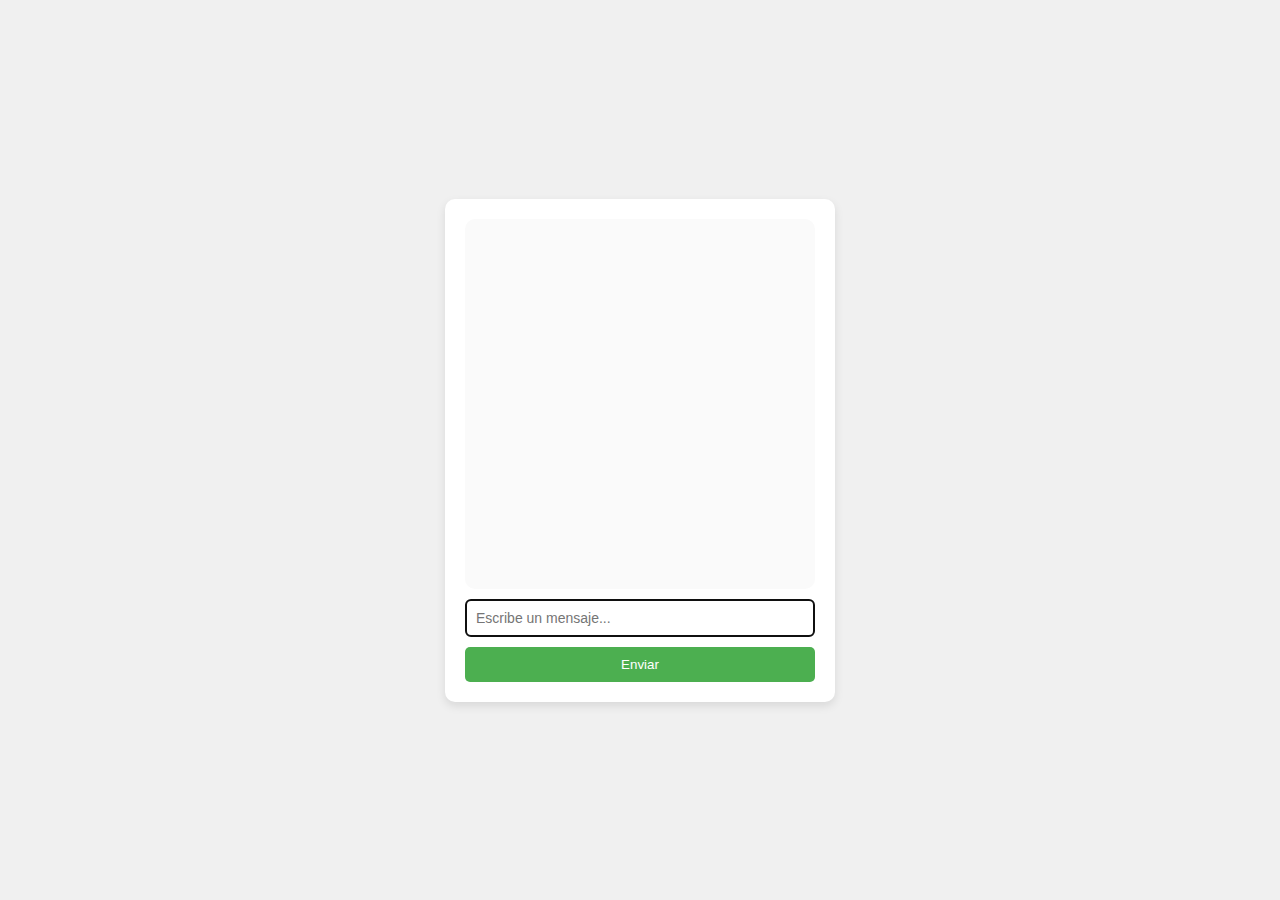
<file: chatbot/cb.html>
<!DOCTYPE html>
<html lang="es">
<head>
    <meta charset="UTF-8">
    <meta name="viewport" content="width=device-width, initial-scale=1.0">
    <title>Chatbot Avanzado</title>
    <link rel="stylesheet" href="style.css">
</head>
<body>
    <div class="chat-container">
        <div id="chat-box" class="chat-box">
            <!-- Aquí aparecerán los mensajes del chatbot -->
        </div>
        <input type="text" id="user-input" placeholder="Escribe un mensaje..." autofocus>
        <button onclick="sendMessage()">Enviar</button>
    </div>

    <div id="loading" class="loading" style="display:none;">
        <div class="spinner"></div>
    </div>

    <script src="script.js"></script>
</body>
</html>
</file>
<file: Calificaciones/style.css>
* {
    margin: 0;
    padding: 0;
    box-sizing: border-box;
}

body {
    font-family: Arial, sans-serif;
    background-color: #f4f4f4;
    padding: 20px;
}

.container {
    max-width: 800px;
    margin: auto;
    background: #fff;
    padding: 20px;
    border-radius: 8px;
    box-shadow: 0 0 10px rgba(0, 0, 0, 0.1);
}

h1, h2 {
    text-align: center;
    margin-bottom: 20px;
}

.rating-container {
    text-align: center;
}

.stars i {
    font-size: 30px;
    color: #ccc;
    cursor: pointer;
}

.stars i.selected {
    color: #ffd700;
}

button {
    padding: 10px 20px;
    background-color: #007bff;
    color: white;
    border: none;
    border-radius: 5px;
    cursor: pointer;
    margin-top: 10px;
}

button:disabled {
    background-color: #aaa;
    cursor: not-allowed;
}

textarea {
    width: 100%;
    padding: 10px;
    margin-bottom: 10px;
    border-radius: 5px;
    border: 1px solid #ddd;
}

.comments-section {
    margin-bottom: 20px;
}

.review {
    background-color: #f9f9f9;
    padding: 10px;
    margin-bottom: 15px;
    border-radius: 5px;
}

.review .user-info {
    font-weight: bold;
}

.review .rating {
    color: #ffd700;
}

.fictitious-reviews .review {
    background-color: #e0e0e0;
}

.fictitious-reviews .user-info {
    color: #555;
}
</file>
<file: chatbot/style.css>
/* Estilos generales del cuerpo y la interfaz */
body {
    font-family: 'Arial', sans-serif;
    background-color: #f0f0f0;
    margin: 0;
    display: flex;
    justify-content: center;
    align-items: center;
    height: 100vh;
}

.chat-container {
    width: 350px;
    background-color: #fff;
    border-radius: 10px;
    box-shadow: 0 4px 10px rgba(0, 0, 0, 0.1);
    display: flex;
    flex-direction: column;
    padding: 20px;
    position: relative;
}

.chat-box {
    height: 350px;
    overflow-y: auto;
    padding: 10px;
    background-color: #fafafa;
    border-radius: 10px;
    margin-bottom: 10px;
    display: flex;
    flex-direction: column;
}

input[type="text"] {
    padding: 10px;
    font-size: 14px;
    border: 1px solid #ddd;
    border-radius: 5px;
    margin-bottom: 10px;
    width: 100%;
    box-sizing: border-box;
}

button {
    padding: 10px;
    background-color: #4CAF50;
    border: none;
    color: white;
    border-radius: 5px;
    cursor: pointer;
    width: 100%;
}

button:hover {
    background-color: #45a049;
}

/* Estilos para los mensajes */
.message {
    padding: 8px 15px;
    margin: 5px;
    border-radius: 20px;
    max-width: 75%;
    word-wrap: break-word;
}

.user-message {
    background-color: #4CAF50;
    color: white;
    align-self: flex-end;
}

.bot-message {
    background-color: #e5e5e5;
    color: black;
    align-self: flex-start;
}

/* Loading Spinner */
.loading {
    position: absolute;
    top: 40%;
    left: 50%;
    transform: translate(-50%, -50%);
    display: none;
}

.spinner {
    border: 5px solid #f3f3f3;
    border-top: 5px solid #4CAF50;
    border-radius: 50%;
    width: 30px;
    height: 30px;
    animation: spin 1s linear infinite;
}

@keyframes spin {
    0% { transform: rotate(0deg); }
    100% { transform: rotate(360deg); }
}
</file>
<file: WebVid/style.css>
/* Reset de márgenes y padding */
* {
    margin: 0;
    padding: 0;
    box-sizing: border-box;
}

/* Fondo y estructura general */
body {
    font-family: 'Segoe UI', Tahoma, Geneva, Verdana, sans-serif; /* Fuente moderna */
    background-color: #f1f8f6; /* Fondo suave verde claro */
    color: #444;
    padding: 0;
    display: flex;
    flex-direction: column;
    align-items: center;
    justify-content: flex-start;
    min-height: 100vh;
    line-height: 1.6;
}

/* Contenedor principal */
.container {
    max-width: 1200px;
    width: 100%;
    margin: 50px auto;
    background-color: #ffffff;
    padding: 40px;
    border-radius: 15px;
    box-shadow: 0 4px 20px rgba(0, 0, 0, 0.1);
}

/* Título principal */
header h1 {
    font-size: 3rem;
    color: #2E7D32; /* Verde más oscuro para título */
    text-align: center;
    margin-bottom: 15px;
}

/* Descripción corta de la página */
header p {
    font-size: 1.2rem;
    color: #666;
    text-align: center;
    margin-bottom: 40px;
    max-width: 900px;
    margin: 0 auto;
}

/* Título de sección de videos */
.video-list h2 {
    font-size: 2.5rem;
    color: #2E7D32;
    text-align: center;
    margin-bottom: 30px;
    font-weight: bold;
}

/* Contenedor de los videos */
.videos-container {
    display: grid;
    grid-template-columns: repeat(auto-fill, minmax(320px, 1fr)); /* Adaptativo */
    gap: 30px;
    justify-content: center;
}

/* Tarjetas de los videos */
.video-card {
    background-color: #fff;
    border: 1px solid #ddd;
    border-radius: 12px;
    padding: 20px;
    box-shadow: 0 2px 10px rgba(0, 0, 0, 0.1);
    transition: transform 0.3s ease, box-shadow 0.3s ease;
}

/* Efecto de hover en las tarjetas */
.video-card:hover {
    transform: translateY(-5px); /* Efecto de subida */
    box-shadow: 0 8px 25px rgba(0, 0, 0, 0.1);
}

/* Estilo de los videos */
.video-card iframe {
    width: 100%;
    height: 315px;
    border-radius: 10px;
}

/* Títulos de los videos */
.video-card h3 {
    font-size: 1.7rem;
    color: #2E7D32;
    text-align: center;
    margin-top: 20px;
}

/* Descripción de cada video */
.video-card p {
    font-size: 1.1rem;
    color: #555;
    text-align: justify;
    margin-top: 15px;
}

/* Ajustes para pantallas pequeñas */
@media (max-width: 768px) {
    .container {
        padding: 20px;
    }

    header h1 {
        font-size: 2.5rem;
    }

    header p {
        font-size: 1rem;
    }

    .video-card h3 {
        font-size: 1.5rem;
    }

    .video-list h2 {
        font-size: 2rem;
    }
}
</file>
